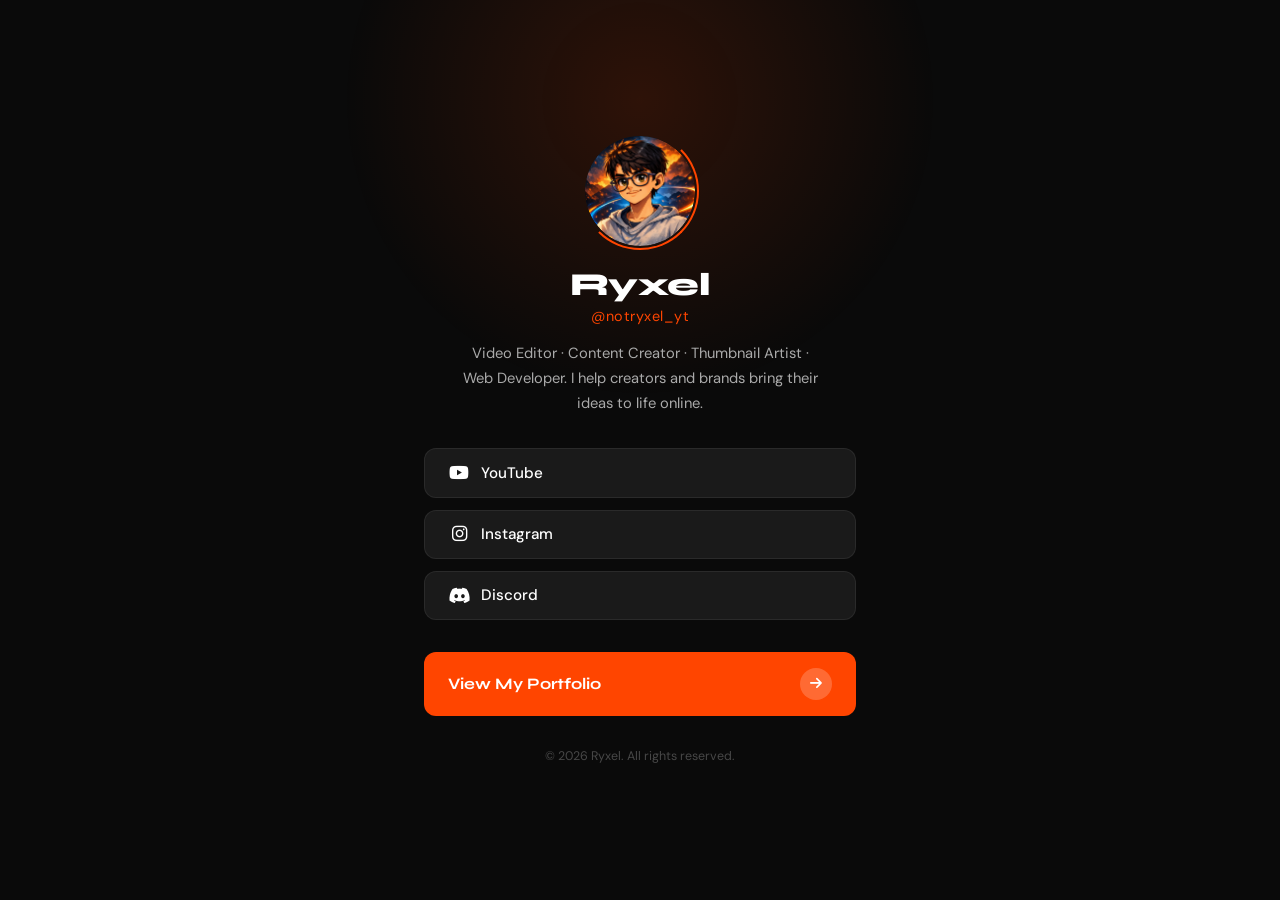
<file: index.html>
<!DOCTYPE html>
<html lang="en">
<head>
  <meta charset="UTF-8" />
  <meta name="viewport" content="width=device-width, initial-scale=1.0"/>
  <title>Ryxel</title>
  <link rel="stylesheet" href="style.css" />
  <link href="https://fonts.googleapis.com/css2?family=Syne:wght@400;700;800&family=DM+Sans:wght@300;400;500&display=swap" rel="stylesheet"/>
  <link rel="stylesheet" href="https://cdnjs.cloudflare.com/ajax/libs/font-awesome/6.5.0/css/all.min.css"/>
</head>
<body class="main-page">

  <div class="bg-glow"></div>

  <div class="main-container">
    <div class="avatar-wrap">
      <div class="avatar-ring"></div>
      <div class="avatar-placeholder">
  <img src="img/pfp-zoomed.png" alt="Ryxel" />
      </div>
    </div>

    <h1 class="brand-name">Ryxel</h1>
    <p class="brand-handle">@notryxel_yt</p>
    <p class="bio">Video Editor · Content Creator · Thumbnail Artist · Web Developer. I help creators and brands bring their ideas to life online.</p>

    <div class="socials">
      <a href="https://www.youtube.com/@notryxel_yt" class="social-btn" title="YouTube">
        <i class="fab fa-youtube"></i>
        <span>YouTube</span>
      </a>
      <a href="https://www.instagram.com/suaksheer" class="social-btn" title="Instagram">
        <i class="fab fa-instagram"></i>
        <span>Instagram</span>
      </a>
      <a href="https://discord.gg/UvMyrgBc9G" class="social-btn" title="Discord">
        <i class="fab fa-discord"></i>
        <span>Discord</span>
      </a>
    </div>

    <a href="portfolio.html" class="portfolio-btn">
      <span class="btn-text">View My Portfolio</span>
      <span class="btn-arrow">
        <i class="fas fa-arrow-right"></i>
      </span>
    </a>

    <p class="footer-text">© 2026 Ryxel. All rights reserved.</p>
  </div>

  <script src="script.js"></script>
</body>
</html>
</file>
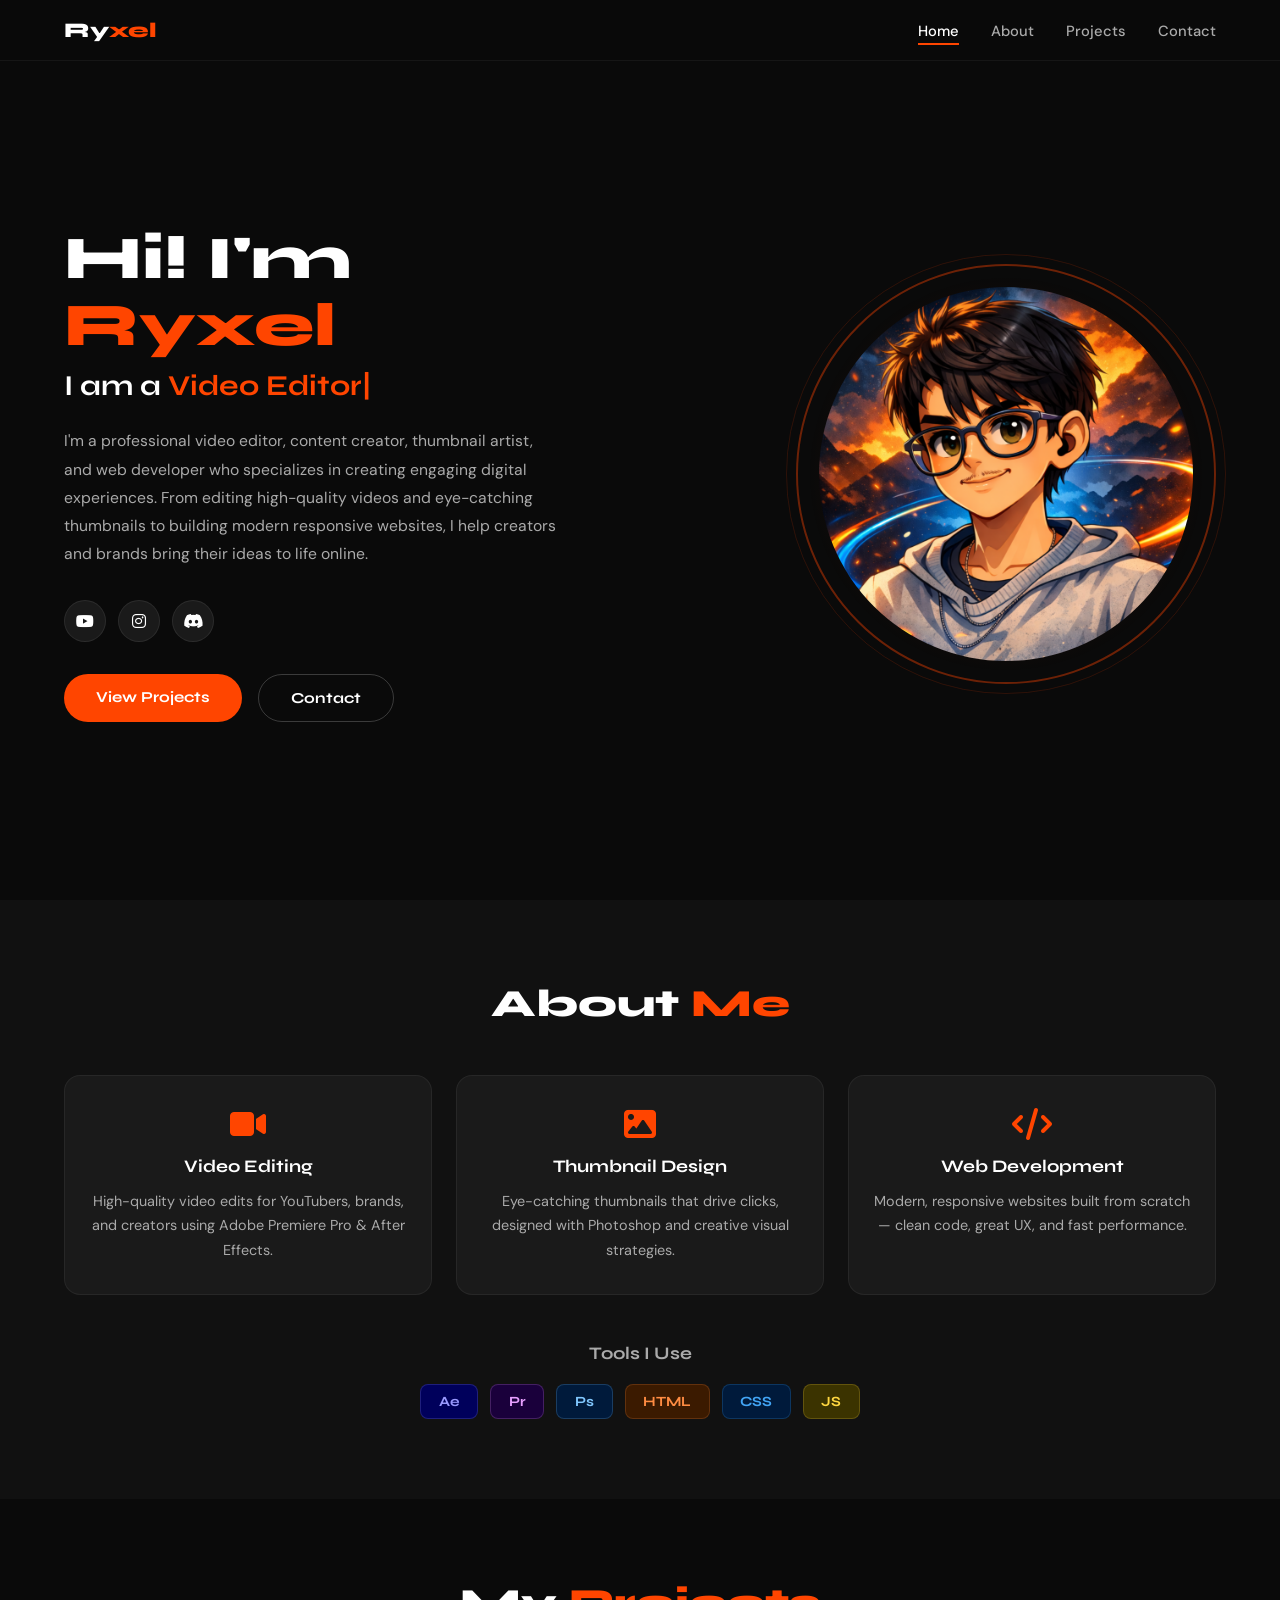
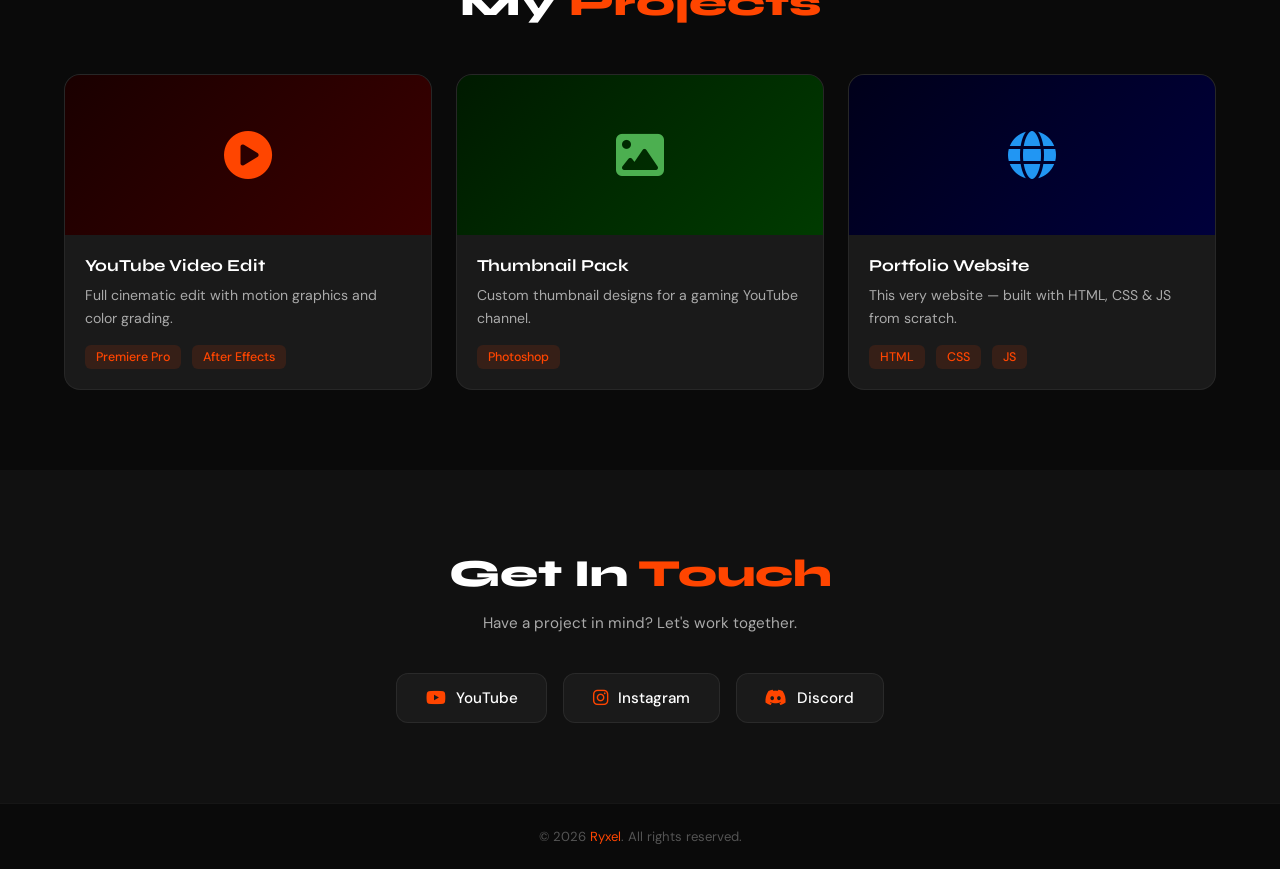
<file: portfolio.html>
<!DOCTYPE html>
<html lang="en">
<head>
  <meta charset="UTF-8" />
  <meta name="viewport" content="width=device-width, initial-scale=1.0"/>
  <title>Ryxel — Portfolio</title>
  <link rel="stylesheet" href="style.css" />
  <link href="https://fonts.googleapis.com/css2?family=Syne:wght@400;700;800&family=DM+Sans:wght@300;400;500&display=swap" rel="stylesheet"/>
  <link rel="stylesheet" href="https://cdnjs.cloudflare.com/ajax/libs/font-awesome/6.5.0/css/all.min.css"/>
</head>
<body class="portfolio-page">

  <nav class="navbar">
    <a href="mainpage.html" class="nav-logo">Ry<span>xel</span></a>
    <ul class="nav-links">
      <li><a href="#home" class="active">Home</a></li>
      <li><a href="#about">About</a></li>
      <li><a href="#projects">Projects</a></li>
      <li><a href="#contact">Contact</a></li>
    </ul>
    <div class="hamburger" id="hamburger">
      <span></span><span></span><span></span>
    </div>
  </nav>

  <!-- HOME SECTION -->
  <section class="hero" id="home">
    <div class="hero-left">
      <h1 class="hero-title">Hi! I'm <span class="orange">Ryxel</span></h1>
      <h2 class="hero-sub">I am a <span class="orange typed" id="typed"></span><span class="cursor">|</span></h2>
      <p class="hero-bio">I'm a professional video editor, content creator, thumbnail artist, and web developer who specializes in creating engaging digital experiences. From editing high-quality videos and eye-catching thumbnails to building modern responsive websites, I help creators and brands bring their ideas to life online.</p>
      <div class="hero-socials">
        <a href="https://www.youtube.com/@notryxel_yt" class="icon-btn" title="YouTube"><i class="fab fa-youtube"></i></a>
        <a href="https://www.instagram.com/suaksheer" class="icon-btn" title="Instagram"><i class="fab fa-instagram"></i></a>
        <a href="https://discord.gg/UvMyrgBc9G" class="icon-btn" title="Discord"><i class="fab fa-discord"></i></a>
      </div>
      <div class="hero-btns">
        <a href="#projects" class="btn-primary">View Projects</a>
        <a href="#contact" class="btn-secondary">Contact</a>
      </div>
    </div>
    <div class="hero-right">
      <div class="avatar-circle">
        <div class="avatar-inner">
        <img src="img/pfp-zoomed.png" alt="Ryxel" />
        </div>
      </div>
    </div>
  </section>

  <!-- ABOUT SECTION -->
  <section class="about" id="about">
    <h2 class="section-title">About <span class="orange">Me</span></h2>
    <div class="about-grid">
      <div class="about-card">
        <i class="fas fa-video"></i>
        <h3>Video Editing</h3>
        <p>High-quality video edits for YouTubers, brands, and creators using Adobe Premiere Pro & After Effects.</p>
      </div>
      <div class="about-card">
        <i class="fas fa-image"></i>
        <h3>Thumbnail Design</h3>
        <p>Eye-catching thumbnails that drive clicks, designed with Photoshop and creative visual strategies.</p>
      </div>
      <div class="about-card">
        <i class="fas fa-code"></i>
        <h3>Web Development</h3>
        <p>Modern, responsive websites built from scratch — clean code, great UX, and fast performance.</p>
      </div>
    </div>

    <div class="tools-section">
      <h3 class="tools-title">Tools I Use</h3>
      <div class="tools-list">
        <div class="tool-badge ae">Ae</div>
        <div class="tool-badge pr">Pr</div>
        <div class="tool-badge ps">Ps</div>
        <div class="tool-badge html">HTML</div>
        <div class="tool-badge css">CSS</div>
        <div class="tool-badge js">JS</div>
      </div>
    </div>
  </section>

  <!-- PROJECTS SECTION -->
  <section class="projects" id="projects">
    <h2 class="section-title">My <span class="orange">Projects</span></h2>
    <div class="projects-grid">
      <div class="project-card">
        <div class="project-thumb video-thumb">
          <i class="fas fa-play-circle"></i>
        </div>
        <div class="project-info">
          <h3>YouTube Video Edit</h3>
          <p>Full cinematic edit with motion graphics and color grading.</p>
          <span class="tag">Premiere Pro</span>
          <span class="tag">After Effects</span>
        </div>
      </div>
      <div class="project-card">
        <div class="project-thumb thumb-thumb">
          <i class="fas fa-image"></i>
        </div>
        <div class="project-info">
          <h3>Thumbnail Pack</h3>
          <p>Custom thumbnail designs for a gaming YouTube channel.</p>
          <span class="tag">Photoshop</span>
        </div>
      </div>
      <div class="project-card">
        <div class="project-thumb web-thumb">
          <i class="fas fa-globe"></i>
        </div>
        <div class="project-info">
          <h3>Portfolio Website</h3>
          <p>This very website — built with HTML, CSS & JS from scratch.</p>
          <span class="tag">HTML</span>
          <span class="tag">CSS</span>
          <span class="tag">JS</span>
        </div>
      </div>
    </div>
  </section>

  <!-- CONTACT SECTION -->
  <section class="contact" id="contact">
    <h2 class="section-title">Get In <span class="orange">Touch</span></h2>
    <p class="contact-sub">Have a project in mind? Let's work together.</p>
    <div class="contact-links">
      <a href="https://www.youtube.com/@notryxel_yt" class="contact-card">
        <i class="fab fa-youtube"></i>
        <span>YouTube</span>
      </a>
      <a href="https://www.instagram.com/suaksheer" class="contact-card">
        <i class="fab fa-instagram"></i>
        <span>Instagram</span>
      </a>
      <a href="https://discord.gg/UvMyrgBc9G" class="contact-card">
        <i class="fab fa-discord"></i>
        <span>Discord</span>
      </a>
    </div>
  </section>

  <footer class="footer">
    <p>© 2026 <span class="orange">Ryxel</span>. All rights reserved.</p>
  </footer>

  <script src="script.js"></script>
</body>
</html>
</file>
<file: style.css>
/* ===== RESET & BASE ===== */
*, *::before, *::after { margin: 0; padding: 0; box-sizing: border-box; }

:root {
  --orange: #ff4500;
  --orange-light: #ff6a33;
  --dark: #0a0a0a;
  --dark2: #111111;
  --dark3: #1a1a1a;
  --white: #ffffff;
  --gray: #aaaaaa;
  --font-head: 'Syne', sans-serif;
  --font-body: 'DM Sans', sans-serif;
}

html { scroll-behavior: smooth; }

body {
  background: var(--dark);
  color: var(--white);
  font-family: var(--font-body);
  overflow-x: hidden;
}

.orange { color: var(--orange); }

/* ===== MAINPAGE ===== */
.main-page {
  min-height: 100vh;
  display: flex;
  align-items: center;
  justify-content: center;
  position: relative;
}

.bg-glow {
  position: fixed;
  top: -200px;
  left: 50%;
  transform: translateX(-50%);
  width: 600px;
  height: 600px;
  background: radial-gradient(circle, rgba(255,69,0,0.15) 0%, transparent 70%);
  pointer-events: none;
  z-index: 0;
}

.main-container {
  position: relative;
  z-index: 1;
  display: flex;
  flex-direction: column;
  align-items: center;
  text-align: center;
  padding: 2rem 1.5rem;
  max-width: 480px;
  width: 100%;
}

.avatar-wrap {
  position: relative;
  width: 110px;
  height: 110px;
  margin-bottom: 1.2rem;
}

.avatar-ring {
  position: absolute;
  inset: -4px;
  border-radius: 50%;
  border: 2px solid var(--orange);
  animation: spin 6s linear infinite;
  border-top-color: transparent;
  border-left-color: transparent;
}

.avatar-placeholder {
  width: 110px;
  height: 110px;
  border-radius: 50%;
  background: var(--dark3);
  display: flex;
  align-items: center;
  justify-content: center;
  font-family: var(--font-head);
  font-size: 2.5rem;
  font-weight: 800;
  color: var(--orange);
  overflow: hidden;
}

.avatar-placeholder img {
  width: 100%;
  height: 100%;
  object-fit: cover;
  border-radius: 50%;
}

@keyframes spin {
  to { transform: rotate(360deg); }
}

.brand-name {
  font-family: var(--font-head);
  font-size: 2rem;
  font-weight: 800;
  letter-spacing: -0.5px;
}

.brand-handle {
  color: var(--orange);
  font-size: 0.9rem;
  margin-top: 0.2rem;
  margin-bottom: 1rem;
  letter-spacing: 0.5px;
}

.bio {
  color: var(--gray);
  font-size: 0.92rem;
  line-height: 1.7;
  margin-bottom: 2rem;
  max-width: 360px;
}

.socials {
  display: flex;
  flex-direction: column;
  gap: 0.75rem;
  width: 100%;
  margin-bottom: 2rem;
}

.social-btn {
  display: flex;
  align-items: center;
  gap: 0.75rem;
  padding: 0.85rem 1.5rem;
  border-radius: 12px;
  background: var(--dark3);
  border: 1px solid rgba(255,255,255,0.07);
  color: var(--white);
  text-decoration: none;
  font-size: 0.95rem;
  font-weight: 500;
  transition: all 0.25s ease;
}

.social-btn:hover {
  background: var(--dark2);
  border-color: var(--orange);
  color: var(--orange);
  transform: translateY(-2px);
}

.social-btn i {
  font-size: 1.1rem;
  width: 20px;
  text-align: center;
}

.portfolio-btn {
  display: flex;
  align-items: center;
  justify-content: space-between;
  gap: 1rem;
  padding: 1rem 1.5rem;
  border-radius: 12px;
  background: var(--orange);
  color: var(--white);
  text-decoration: none;
  font-size: 1rem;
  font-weight: 700;
  font-family: var(--font-head);
  width: 100%;
  transition: all 0.25s ease;
  position: relative;
  overflow: hidden;
}

.portfolio-btn::before {
  content: '';
  position: absolute;
  inset: 0;
  background: rgba(255,255,255,0.1);
  transform: translateX(-100%);
  transition: transform 0.3s ease;
}

.portfolio-btn:hover::before { transform: translateX(0); }
.portfolio-btn:hover { transform: translateY(-2px); box-shadow: 0 8px 30px rgba(255,69,0,0.4); }

.btn-arrow {
  width: 32px;
  height: 32px;
  background: rgba(255,255,255,0.2);
  border-radius: 50%;
  display: flex;
  align-items: center;
  justify-content: center;
  font-size: 0.85rem;
  flex-shrink: 0;
}

.footer-text {
  margin-top: 2rem;
  color: rgba(255,255,255,0.25);
  font-size: 0.78rem;
}

/* ===== NAVBAR ===== */
.navbar {
  position: fixed;
  top: 0;
  left: 0;
  right: 0;
  z-index: 100;
  display: flex;
  align-items: center;
  justify-content: space-between;
  padding: 1.1rem 5%;
  background: rgba(10,10,10,0.85);
  backdrop-filter: blur(10px);
  border-bottom: 1px solid rgba(255,255,255,0.05);
}

.nav-logo {
  font-family: var(--font-head);
  font-size: 1.3rem;
  font-weight: 800;
  color: var(--white);
  text-decoration: none;
}

.nav-logo span { color: var(--orange); }

.nav-links {
  display: flex;
  gap: 2rem;
  list-style: none;
}

.nav-links a {
  color: var(--gray);
  text-decoration: none;
  font-size: 0.92rem;
  font-weight: 500;
  transition: color 0.2s;
  position: relative;
  padding-bottom: 4px;
}

.nav-links a::after {
  content: '';
  position: absolute;
  bottom: 0;
  left: 0;
  width: 0;
  height: 2px;
  background: var(--orange);
  transition: width 0.3s ease;
}

.nav-links a:hover,
.nav-links a.active { color: var(--white); }
.nav-links a:hover::after,
.nav-links a.active::after { width: 100%; }

.hamburger {
  display: none;
  flex-direction: column;
  gap: 5px;
  cursor: pointer;
}

.hamburger span {
  display: block;
  width: 24px;
  height: 2px;
  background: var(--white);
  border-radius: 2px;
  transition: all 0.3s;
}

/* ===== HERO ===== */
.hero {
  min-height: 100vh;
  display: flex;
  align-items: center;
  justify-content: space-between;
  padding: 6rem 5% 3rem;
  gap: 3rem;
}

.hero-left {
  max-width: 560px;
  animation: fadeUp 0.8s ease both;
}

@keyframes fadeUp {
  from { opacity: 0; transform: translateY(30px); }
  to { opacity: 1; transform: translateY(0); }
}

.hero-title {
  font-family: var(--font-head);
  font-size: clamp(2.5rem, 5vw, 3.8rem);
  font-weight: 800;
  line-height: 1.1;
  margin-bottom: 0.5rem;
}

.hero-sub {
  font-family: var(--font-head);
  font-size: clamp(1.3rem, 2.5vw, 1.8rem);
  font-weight: 700;
  margin-bottom: 1.5rem;
  min-height: 2.2rem;
}

.cursor {
  color: var(--orange);
  animation: blink 0.8s infinite;
}

@keyframes blink {
  0%, 100% { opacity: 1; }
  50% { opacity: 0; }
}

.hero-bio {
  color: var(--gray);
  font-size: 0.98rem;
  line-height: 1.8;
  margin-bottom: 2rem;
  max-width: 500px;
}

.hero-socials {
  display: flex;
  gap: 0.75rem;
  margin-bottom: 2rem;
}

.icon-btn {
  width: 42px;
  height: 42px;
  border-radius: 50%;
  background: var(--dark3);
  border: 1px solid rgba(255,255,255,0.08);
  color: var(--white);
  display: flex;
  align-items: center;
  justify-content: center;
  text-decoration: none;
  font-size: 1rem;
  transition: all 0.25s;
}

.icon-btn:hover {
  background: var(--orange);
  border-color: var(--orange);
  transform: translateY(-3px);
}

.hero-btns {
  display: flex;
  gap: 1rem;
  flex-wrap: wrap;
}

.btn-primary {
  padding: 0.85rem 2rem;
  border-radius: 50px;
  background: var(--orange);
  color: var(--white);
  text-decoration: none;
  font-weight: 700;
  font-family: var(--font-head);
  font-size: 0.95rem;
  transition: all 0.25s;
}

.btn-primary:hover {
  background: var(--orange-light);
  transform: translateY(-2px);
  box-shadow: 0 8px 25px rgba(255,69,0,0.4);
}

.btn-secondary {
  padding: 0.85rem 2rem;
  border-radius: 50px;
  background: transparent;
  color: var(--white);
  text-decoration: none;
  font-weight: 700;
  font-family: var(--font-head);
  font-size: 0.95rem;
  border: 1px solid rgba(255,255,255,0.2);
  transition: all 0.25s;
}

.btn-secondary:hover {
  border-color: var(--orange);
  color: var(--orange);
  transform: translateY(-2px);
}

/* Avatar */
.hero-right {
  animation: fadeUp 1s ease 0.2s both;
  flex-shrink: 0;
}

.avatar-circle {
  width: clamp(260px, 35vw, 420px);
  height: clamp(260px, 35vw, 420px);
  border-radius: 50%;
  border: 2px solid rgba(255,69,0,0.4);
  position: relative;
  display: flex;
  align-items: center;
  justify-content: center;
}

.avatar-circle::before {
  content: '';
  position: absolute;
  inset: -12px;
  border-radius: 50%;
  border: 1px solid rgba(255,69,0,0.15);
}

.avatar-circle::after {
  content: '';
  position: absolute;
  inset: 8px;
  border-radius: 50%;
  background: radial-gradient(circle at center, rgba(255,69,0,0.2), transparent 70%);
}

.avatar-inner {
  width: 90%;
  height: 90%;
  border-radius: 50%;
  background: var(--dark3);
  display: flex;
  align-items: center;
  justify-content: center;
  font-family: var(--font-head);
  font-size: 5rem;
  font-weight: 800;
  color: var(--orange);
  overflow: hidden;
  z-index: 1;
}

.avatar-inner img {
  width: 100%;
  height: 100%;
  object-fit: cover;
}

/* ===== SECTIONS ===== */
section { padding: 5rem 5%; }

.section-title {
  font-family: var(--font-head);
  font-size: clamp(1.8rem, 3vw, 2.5rem);
  font-weight: 800;
  text-align: center;
  margin-bottom: 3rem;
}

/* About */
.about { background: var(--dark2); }

.about-grid {
  display: grid;
  grid-template-columns: repeat(auto-fit, minmax(240px, 1fr));
  gap: 1.5rem;
  margin-bottom: 3rem;
}

.about-card {
  background: var(--dark3);
  border: 1px solid rgba(255,255,255,0.06);
  border-radius: 16px;
  padding: 2rem 1.5rem;
  text-align: center;
  transition: all 0.3s ease;
}

.about-card:hover {
  border-color: var(--orange);
  transform: translateY(-5px);
}

.about-card i {
  font-size: 2rem;
  color: var(--orange);
  margin-bottom: 1rem;
}

.about-card h3 {
  font-family: var(--font-head);
  font-size: 1.1rem;
  font-weight: 700;
  margin-bottom: 0.75rem;
}

.about-card p {
  color: var(--gray);
  font-size: 0.9rem;
  line-height: 1.7;
}

.tools-section { text-align: center; }

.tools-title {
  font-family: var(--font-head);
  font-size: 1.1rem;
  font-weight: 700;
  margin-bottom: 1.25rem;
  color: var(--gray);
}

.tools-list {
  display: flex;
  gap: 0.75rem;
  justify-content: center;
  flex-wrap: wrap;
}

.tool-badge {
  padding: 0.5rem 1.1rem;
  border-radius: 8px;
  font-size: 0.88rem;
  font-weight: 700;
  font-family: var(--font-head);
}

.tool-badge.ae { background: #00005b; color: #9999ff; border: 1px solid #9999ff33; }
.tool-badge.pr { background: #1a003b; color: #e8a0ff; border: 1px solid #e8a0ff33; }
.tool-badge.ps { background: #001a3b; color: #80c8ff; border: 1px solid #80c8ff33; }
.tool-badge.html { background: #3b1a00; color: #ff8c42; border: 1px solid #ff8c4233; }
.tool-badge.css { background: #001a3b; color: #42a5f5; border: 1px solid #42a5f533; }
.tool-badge.js { background: #3b3300; color: #ffd740; border: 1px solid #ffd74033; }

/* Projects */
.projects-grid {
  display: grid;
  grid-template-columns: repeat(auto-fit, minmax(280px, 1fr));
  gap: 1.5rem;
}

.project-card {
  background: var(--dark3);
  border: 1px solid rgba(255,255,255,0.06);
  border-radius: 16px;
  overflow: hidden;
  transition: all 0.3s ease;
}

.project-card:hover {
  border-color: var(--orange);
  transform: translateY(-5px);
}

.project-thumb {
  height: 160px;
  display: flex;
  align-items: center;
  justify-content: center;
  font-size: 3rem;
}

.video-thumb { background: linear-gradient(135deg, #1a0000, #3b0000); color: var(--orange); }
.thumb-thumb { background: linear-gradient(135deg, #001a00, #003b00); color: #4caf50; }
.web-thumb   { background: linear-gradient(135deg, #00001a, #00003b); color: #2196f3; }

.project-info { padding: 1.25rem; }

.project-info h3 {
  font-family: var(--font-head);
  font-size: 1.05rem;
  font-weight: 700;
  margin-bottom: 0.5rem;
}

.project-info p {
  color: var(--gray);
  font-size: 0.88rem;
  line-height: 1.6;
  margin-bottom: 0.75rem;
}

.tag {
  display: inline-block;
  padding: 0.25rem 0.7rem;
  background: rgba(255,69,0,0.12);
  color: var(--orange);
  border-radius: 6px;
  font-size: 0.78rem;
  font-weight: 500;
  margin-right: 0.4rem;
  margin-top: 0.2rem;
}

/* Contact */
.contact { background: var(--dark2); text-align: center; }

.contact-sub {
  color: var(--gray);
  margin-top: -2rem;
  margin-bottom: 2.5rem;
  font-size: 0.95rem;
}

.contact-links {
  display: flex;
  gap: 1rem;
  justify-content: center;
  flex-wrap: wrap;
}

.contact-card {
  display: flex;
  align-items: center;
  gap: 0.6rem;
  padding: 0.9rem 1.8rem;
  background: var(--dark3);
  border: 1px solid rgba(255,255,255,0.07);
  border-radius: 12px;
  color: var(--white);
  text-decoration: none;
  font-weight: 500;
  font-size: 0.95rem;
  transition: all 0.25s;
}

.contact-card i { color: var(--orange); font-size: 1.1rem; }
.contact-card:hover {
  border-color: var(--orange);
  transform: translateY(-3px);
  color: var(--orange);
}

/* Footer */
.footer {
  text-align: center;
  padding: 1.5rem;
  color: rgba(255,255,255,0.3);
  font-size: 0.82rem;
  border-top: 1px solid rgba(255,255,255,0.05);
}

/* ===== RESPONSIVE ===== */
@media (max-width: 768px) {
  .hero {
    flex-direction: column-reverse;
    text-align: center;
    padding-top: 7rem;
  }

  .hero-socials { justify-content: center; }
  .hero-btns { justify-content: center; }

  .avatar-circle {
    width: 220px;
    height: 220px;
  }

  .nav-links {
    display: none;
    position: absolute;
    top: 100%;
    left: 0;
    right: 0;
    flex-direction: column;
    background: var(--dark2);
    padding: 1.5rem;
    gap: 1rem;
    border-bottom: 1px solid rgba(255,255,255,0.05);
  }

  .nav-links.open { display: flex; }
  .hamburger { display: flex; }
}
</file>
